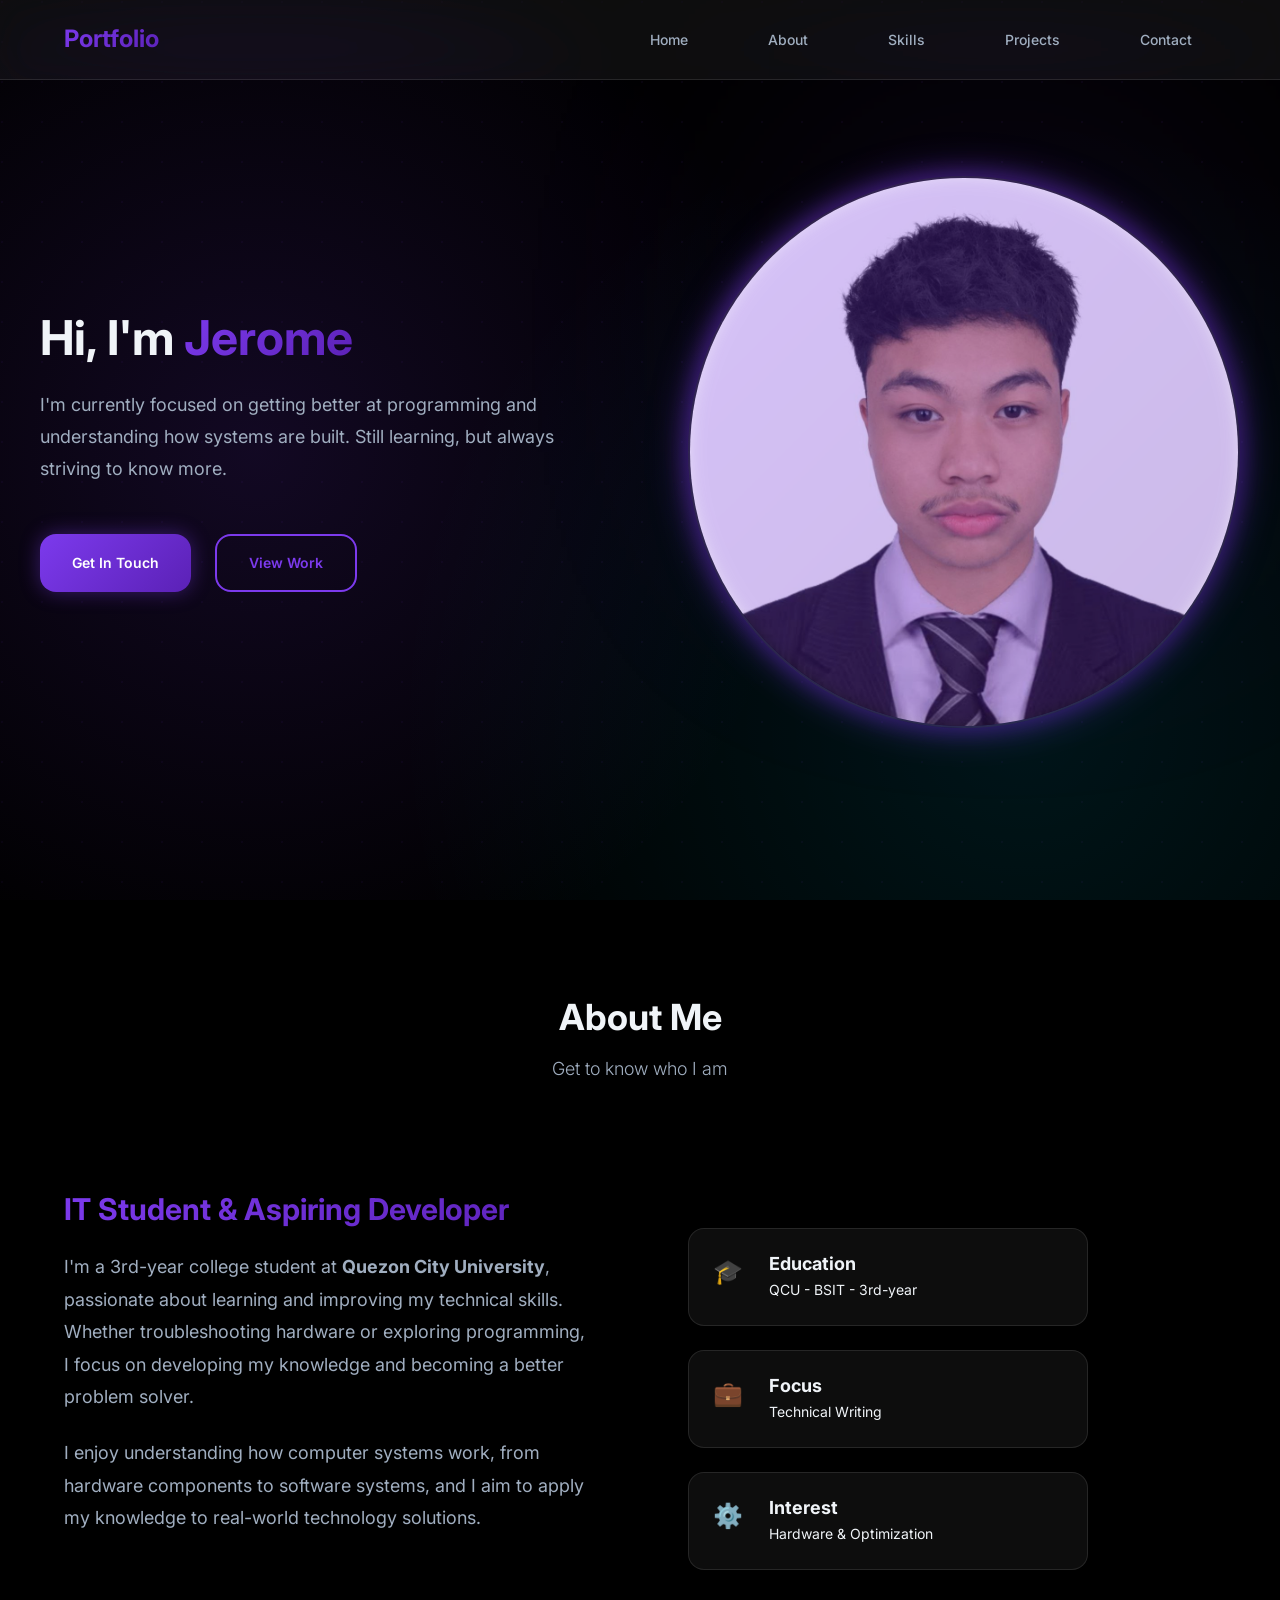
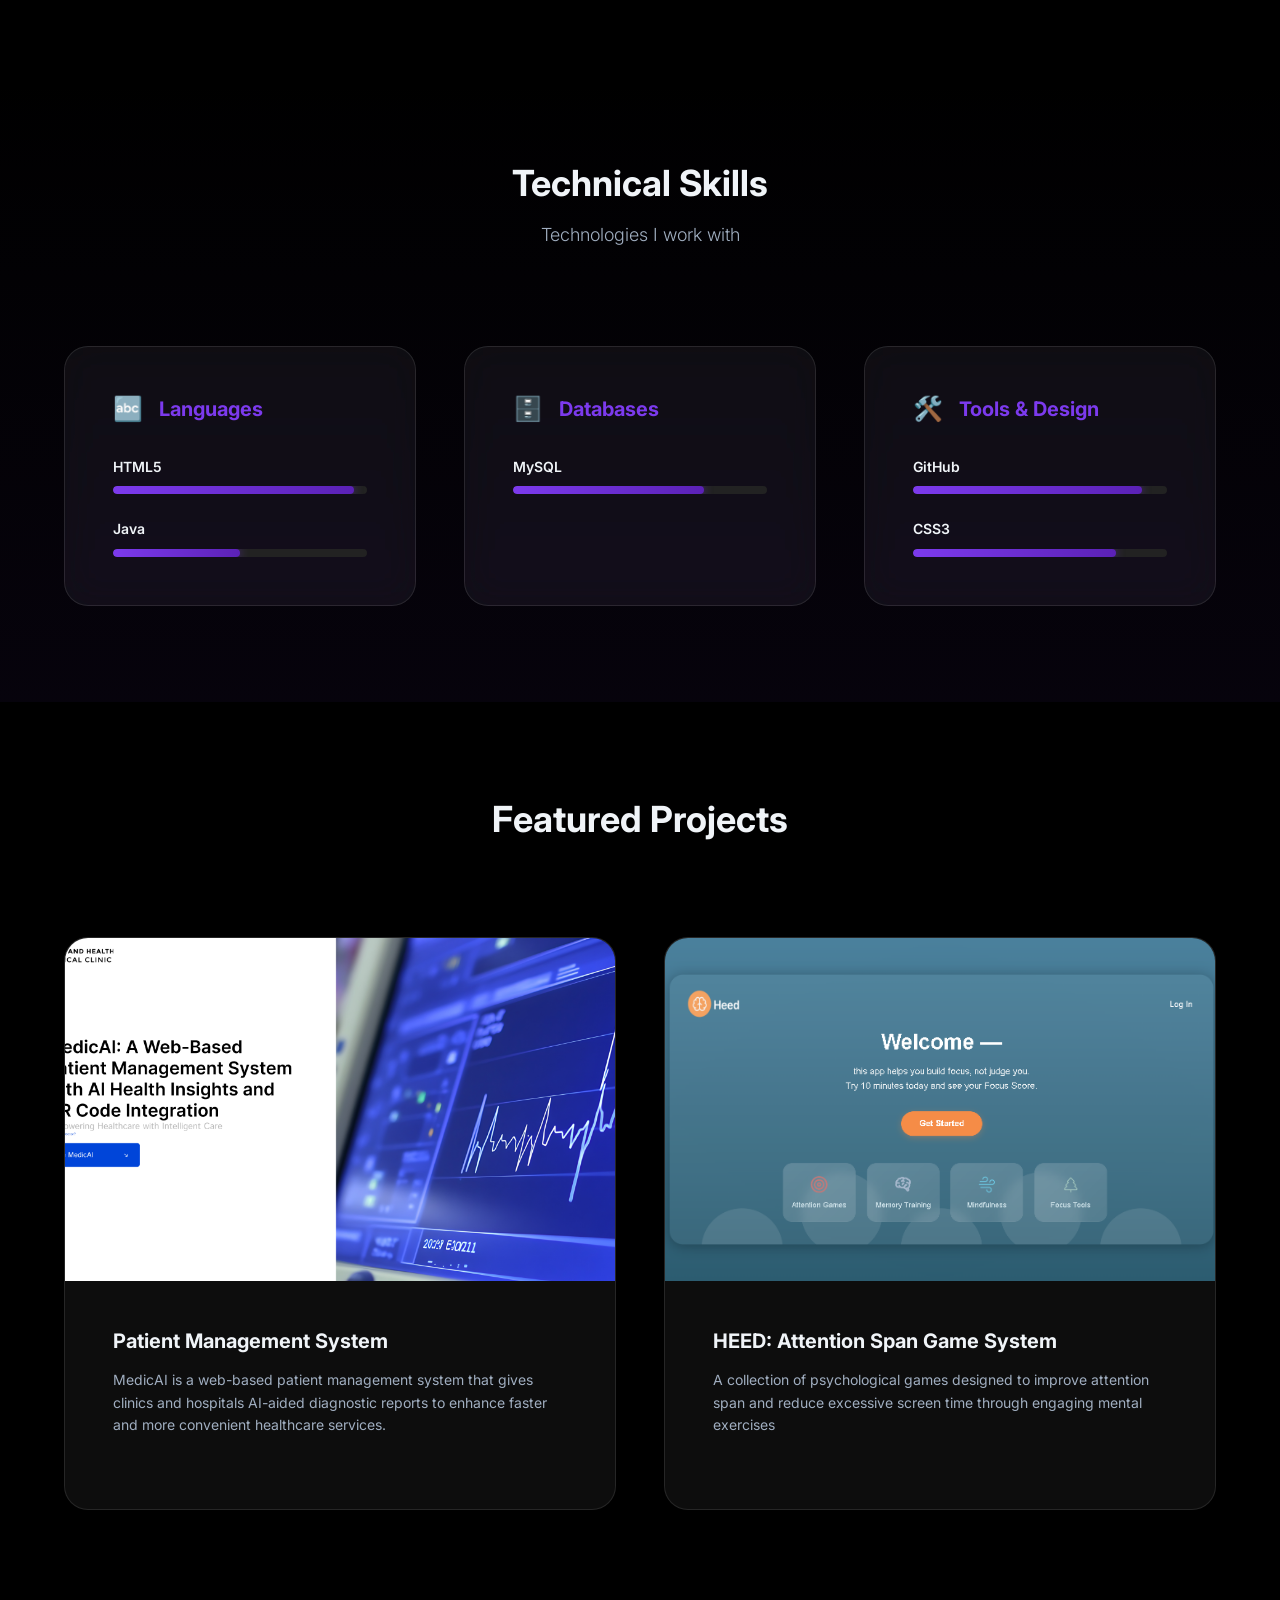
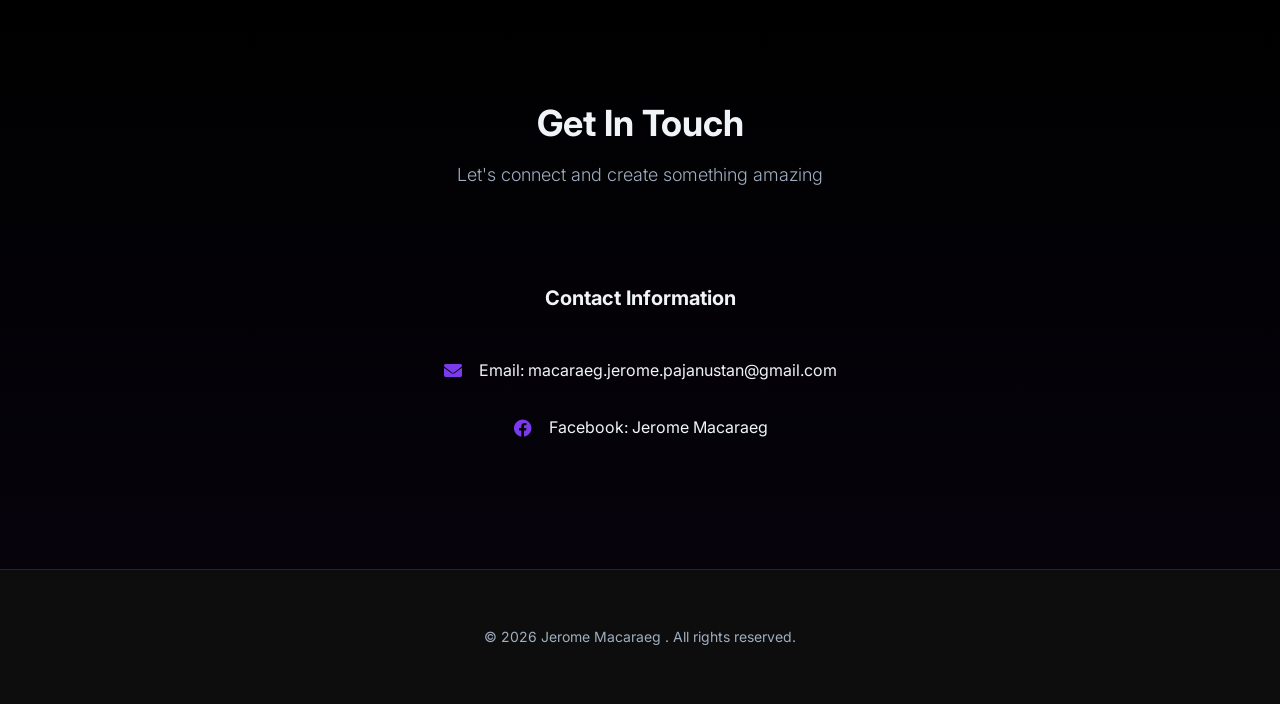
<file: index.html>
<!DOCTYPE html>
<html lang="en">

<head>
    <!-- Meta Tags -->
    <meta charset="UTF-8">
    <meta name="viewport" content="width=device-width, initial-scale=1.0">
    <meta name="description" content="Jerome Macaraeg - Backend Developer & Hardware Enthusiast Portfolio">
    <meta name="theme-color" content="#000000">
    
    <title>Jerome Macaraeg | Portfolio</title>
    
    <!-- Stylesheets -->
    <link rel="stylesheet" href="styles.css">
    
    <!-- Google Fonts -->
    <link href="https://fonts.googleapis.com/css2?family=Inter:wght@300;400;500;600;700&family=Fira+Code:wght@400;600&display=swap" rel="stylesheet">
    
    <!-- Font Awesome -->
    <link rel="stylesheet" href="https://cdnjs.cloudflare.com/ajax/libs/font-awesome/6.0.0/css/all.min.css">
    
    <!-- Script -->
    <script src="script.js" defer></script>
</head>

<body>
    <!-- Navigation Bar -->
    <nav class="navbar" role="navigation">
        <div class="nav-container">
            <div class="nav-brand">
                <a href="#" class="logo">Portfolio
                </a>
            </div>
            
            <!-- Mobile Menu Toggle -->
            <button class="mobile-menu-btn" id="mobileMenuBtn" aria-label="Toggle mobile menu">
                <span></span>
                <span></span>
                <span></span>
            </button>
            
            <!-- Navigation Links -->
            <ul class="nav-menu" id="navMenu">
                <li><a href="#hero" class="nav-link">Home</a></li>
                <li><a href="#about" class="nav-link">About</a></li>
                <li><a href="#skills" class="nav-link">Skills</a></li>
                <li><a href="#projects" class="nav-link">Projects</a></li>
                <li><a href="#contact" class="nav-link">Contact</a></li>
            </ul>
        </div>
    </nav>

    <!-- Hero Section -->
    <header id="hero" class="hero">
        <div class="hero-content">
            <div class="hero-text">
                <h1 class="hero-title">Hi, I'm <span class="gradient-text">Jerome</span></h1>
               
                <p class="hero-description">I'm currently focused on getting better at programming and understanding how systems are built. Still learning, but always striving to know more.</p>
                <div class="hero-buttons">
                    <a href="#contact" class="btn btn-primary">Get In Touch</a>
                    <a href="#projects" class="btn btn-secondary">View Work</a>
                </div>
            </div>
            <div class="hero-image">
                <div class="image-wrapper">
                    <img src="images/towbs.jpg" alt="Jerome Macaraeg Profile Picture" class="profile-image">
                </div>
            </div>
        </div>
     
            <span></span>
        </div>
    </header>

    <!-- About Section -->
    <section id="about" class="section about-section">
        <div class="container">
            <div class="section-header">
                <h2 class="section-title">About Me</h2>
                <p class="section-subtitle">Get to know who I am</p>
            </div>
            
            <div class="about-content">
                <div class="about-text">
                    <h3>IT Student & Aspiring Developer</h3>
                    <p>I'm a 3rd-year college student at <strong>Quezon City University</strong>, passionate about learning and improving my technical skills. Whether troubleshooting hardware or exploring programming, I focus on developing my knowledge and becoming a better problem solver.</p>
                    <p>I enjoy understanding how computer systems work, from hardware components to software systems, and I aim to apply my knowledge to real-world technology solutions.</p>
                </div>
                
                <div class="about-highlights">
                    <div class="highlight-item">
                        <span class="highlight-icon">🎓</span>
                        <div>
                            <h4>Education</h4>
                            <p>QCU - BSIT - 3rd-year</p>
                        </div>
                    </div>
                    <div class="highlight-item">
                        <span class="highlight-icon">💼</span>
                        <div>
                            <h4>Focus</h4>
                            <p>Technical Writing</p>
                        </div>
                    </div>
                    <div class="highlight-item">
                        <span class="highlight-icon">⚙️</span>
                        <div>
                            <h4>Interest</h4>
                            <p>Hardware & Optimization</p>
                        </div>
                    </div>
                </div>
            </div>
        </div>
    </section>

    <!-- Skills Section -->
<section id="skills" class="section skills-section">
    <div class="container">
        <div class="section-header">
            <h2 class="section-title">Technical Skills</h2>
            <p class="section-subtitle">Technologies I work with</p>
        </div>
        
        <div class="skills-grid">
            <div class="skill-category">
                <h3 class="skill-category-title">
                    <span class="category-icon">🔤</span>
                    Languages
                </h3>
                <div class="skill-list">
                    <div class="skill-item">
                        <span class="skill-name">HTML5</span>
                        <div class="skill-bar">
                            <div class="skill-progress" style="width: 95%;"></div>
                        </div>
                    </div>
                    <div class="skill-item">
                        <span class="skill-name">Java</span>
                        <div class="skill-bar">
                            <div class="skill-progress" style="width: 50%;"></div>
                        </div>
                    </div>
                </div>
            </div>
            
            <div class="skill-category">
                <h3 class="skill-category-title">
                    <span class="category-icon">🗄️</span>
                    Databases
                </h3>
                <div class="skill-list">
                    <div class="skill-item">
                        <span class="skill-name">MySQL</span>
                        <div class="skill-bar">
                            <div class="skill-progress" style="width: 75%;"></div>
                        </div>
                    </div>
                </div>
            </div>
            
            <div class="skill-category">
                <h3 class="skill-category-title">
                    <span class="category-icon">🛠️</span>
                    Tools & Design
                </h3>
                <div class="skill-list">
                    <div class="skill-item">
                        <span class="skill-name">GitHub</span>
                        <div class="skill-bar">
                            <div class="skill-progress" style="width: 90%;"></div>
                        </div>
                    </div>
                    <div class="skill-item">
                        <span class="skill-name">CSS3</span>
                        <div class="skill-bar">
                            <div class="skill-progress" style="width: 80%;"></div>
                        </div>
                    </div>
                    </div>
            </div>
        </div>
    </div>
</section>

    <!-- Projects Section -->
    <section id="projects" class="section projects-section">
        <div class="container">
            <div class="section-header">
                <h2 class="section-title">Featured Projects</h2>
            </div>
            
            <div class="projects-grid">
                <!-- Project 1: Patient Management System -->
                <article class="project-card">
                    <div class="project-image-wrapper">
                        <img src="images/MedicAi.png" alt="Patient Management System" class="project-image">
                    </div>
                    <div class="project-content">
                        <h3 class="project-title">Patient Management System</h3>
                        <p class="project-description">MedicAI is a web-based patient management system that gives clinics and hospitals AI-aided diagnostic reports to enhance faster and more convenient healthcare services.</p>

                    </div>
                </article>
                
            
                
                <!-- Project :attention span System -->
                <article class="project-card">
                    <div class="project-image-wrapper">
                        <img src="images/heed.png" alt="Attention Span System" class="project-image">
                    </div>
                    <div class="project-content">
                        <h3 class="project-title">HEED: Attention Span Game System</h3>
                        <p class="project-description">A collection of psychological games designed to improve attention span and reduce excessive screen time through engaging mental exercises</p>
                        
                    </div>
                </article>
                
              
                    </div>
                </article>
            </div>
        </div>
    </section>

    <!-- Contact Section -->
    <!-- Contact Section -->
<!-- Contact Section -->
<section id="contact" class="section contact-section">
    <div class="container">
        <div class="section-header">
            <h2 class="section-title">Get In Touch</h2>
            <p class="section-subtitle">Let's connect and create something amazing</p>
        </div>

        <div class="contact-content">

            <div class="contact-info">
    <h4 class="contact-title">Contact Information</h4>

    <div class="contact-line">
        <i class="fas fa-envelope"></i>
        <span>Email: macaraeg.jerome.pajanustan@gmail.com</span>
    </div>

    <div class="contact-line">
        <i class="fab fa-facebook"></i>
        <span>Facebook: Jerome Macaraeg</span>
    </div>
</div>

        </div>
    </div>
</section>

    <!-- Footer -->
    <footer class="footer">
        <div class="container">
            <div class="footer-content">
                <p>&copy; 2026 Jerome Macaraeg
                    . All rights reserved.</p>
            </div>
        </div>
    </footer>

        </div>
    </div>
</body>

</html>
</file>
<file: styles.css>
/* ==========================================
   ROOT VARIABLES & GLOBAL STYLES
   ========================================== */

:root {
    /* Colors */
    --color-bg-primary: #000000;
    --color-bg-secondary: #111111;
    --color-bg-tertiary: #222222;
    
    --color-text-primary: #f0f4f8;
    --color-text-secondary: #a0aec0;
    --color-text-tertiary: #718096;
    
    --color-accent-primary: #7c3aed; /* deep purple */
    --color-accent-secondary: #5b21b6; /* darker purple */
    --color-accent-tertiary: #c084fc; /* light purple */
    
    --color-success: #10b981;
    --color-warning: #f59e0b;
    --color-error: #ef4444;
    
    /* Typography */
    --font-family-primary: 'Inter', -apple-system, BlinkMacSystemFont, 'Segoe UI', sans-serif;
    --font-family-mono: 'Fira Code', monospace;
    
    --font-size-xs: 0.75rem;
    --font-size-sm: 0.875rem;
    --font-size-base: 1rem;
    --font-size-lg: 1.125rem;
    --font-size-xl: 1.25rem;
    --font-size-2xl: 1.5rem;
    --font-size-3xl: 1.875rem;
    --font-size-4xl: 2.25rem;
    --font-size-5xl: 3rem;
    
    --font-weight-light: 300;
    --font-weight-regular: 400;
    --font-weight-medium: 500;
    --font-weight-semibold: 600;
    --font-weight-bold: 700;
    
    /* Spacing */
    --spacing-xs: 0.25rem;
    --spacing-sm: 0.5rem;
    --spacing-md: 1rem;
    --spacing-lg: 1.5rem;
    --spacing-xl: 2rem;
    --spacing-2xl: 3rem;
    --spacing-3xl: 4rem;
    --spacing-4xl: 6rem;
    
    /* Border Radius */
    --radius-sm: 0.375rem;
    --radius-md: 0.5rem;
    --radius-lg: 1rem;
    --radius-xl: 1.5rem;
    --radius-full: 9999px;
    
    /* Transitions */
    --transition-fast: 150ms cubic-bezier(0.4, 0, 0.2, 1);
    --transition-base: 250ms cubic-bezier(0.4, 0, 0.2, 1);
    --transition-slow: 400ms cubic-bezier(0.4, 0, 0.2, 1);
    
    /* Z-index */
    --z-dropdown: 1000;
    --z-sticky: 1020;
    --z-fixed: 1030;
    --z-modal-backdrop: 1040;
    --z-modal: 1050;
    
    /* Effects */
    --shadow-sm: 0 1px 2px 0 rgba(0, 0, 0, 0.05);
    --shadow-md: 0 4px 6px -1px rgba(0, 0, 0, 0.1), 0 2px 4px -1px rgba(0, 0, 0, 0.06);
    --shadow-lg: 0 10px 15px -3px rgba(0, 0, 0, 0.1), 0 4px 6px -2px rgba(0, 0, 0, 0.05);
    --shadow-xl: 0 20px 25px -5px rgba(0, 0, 0, 0.1), 0 10px 10px -5px rgba(0, 0, 0, 0.04);
    
    /* Glassmorphism */
    --glass-bg: rgba(255, 255, 255, 0.05);
    --glass-border: rgba(255, 255, 255, 0.1);
    --glass-backdrop: blur(20px) saturate(180%);
}

/* Reset & Base Styles */
* {
    margin: 0;
    padding: 0;
    box-sizing: border-box;
}

html {
    scroll-behavior: smooth;
    scroll-padding-top: 80px;
}

body {
    font-family: var(--font-family-primary);
    font-size: var(--font-size-base);
    font-weight: var(--font-weight-regular);
    color: var(--color-text-primary);
    background-color: var(--color-bg-primary);
    line-height: 1.6;
    overflow-x: hidden;
    position: relative;
}

/* Background Effects */
body::before {
    content: '';
    position: fixed;
    top: 0;
    left: 0;
    width: 100%;
    height: 100%;
    background: 
        radial-gradient(circle at 20% 50%, rgba(124, 58, 237, 0.15) 0%, transparent 50%),
        radial-gradient(circle at 80% 80%, rgba(0, 217, 255, 0.1) 0%, transparent 50%);
    pointer-events: none;
    z-index: -1;
}

/* Utility Classes */
.container {
    max-width: 1200px;
    margin: 0 auto;
    padding: 0 var(--spacing-lg);
}

/* ==========================================
   NAVIGATION BAR
   ========================================== */

.navbar {
    position: fixed;
    top: 0;
    left: 0;
    right: 0;
    height: 80px;
    background: var(--glass-bg);
    backdrop-filter: var(--glass-backdrop);
    border-bottom: 1px solid var(--glass-border);
    z-index: var(--z-fixed);
    transition: all var(--transition-base);
}

.navbar.scrolled {
    background: rgba(15, 23, 42, 0.8);
    box-shadow: var(--shadow-lg);
}

.nav-container {
    max-width: 1200px;
    margin: 0 auto;
    padding: 0 var(--spacing-lg);
    height: 100%;
    display: flex;
    align-items: center;
    justify-content: space-between;
}

.nav-brand {
    display: flex;
    align-items: center;
    gap: var(--spacing-md);
}

.logo {
    font-size: var(--font-size-2xl);
    font-weight: var(--font-weight-bold);
    background: linear-gradient(135deg, var(--color-accent-primary) 0%, var(--color-accent-secondary) 100%);
    -webkit-background-clip: text;
    -webkit-text-fill-color: transparent;
    background-clip: text;
    text-decoration: none;
    cursor: pointer;
    transition: all var(--transition-base);
}

.logo:hover {
    transform: scale(1.05);
}

.nav-menu {
    display: flex;
    list-style: none;
    gap: var(--spacing-xl);
    align-items: center;
}

.nav-link {
    color: var(--color-text-secondary);
    text-decoration: none;
    font-size: var(--font-size-sm);
    font-weight: var(--font-weight-medium);
    padding: var(--spacing-md) var(--spacing-lg);
    border-radius: var(--radius-md);
    transition: all var(--transition-base);
    position: relative;
}

.nav-link::before {
    content: '';
    position: absolute;
    bottom: 0;
    left: 0;
    width: 0;
    height: 2px;
    background: var(--color-accent-primary);
    transition: width var(--transition-base);
}

.nav-link:hover,
.nav-link.active {
    color: var(--color-accent-primary);
}

.nav-link:hover::before,
.nav-link.active::before {
    width: 100%;
}

/* Mobile Menu Toggle */
.mobile-menu-btn {
    display: none;
    flex-direction: column;
    background: none;
    border: none;
    cursor: pointer;
    gap: var(--spacing-xs);
    padding: var(--spacing-md);
}

.mobile-menu-btn span {
    width: 25px;
    height: 2px;
    background: var(--color-accent-primary);
    border-radius: var(--radius-full);
    transition: all var(--transition-base);
}

.mobile-menu-btn.active span:nth-child(1) {
    transform: rotate(45deg) translate(10px, 10px);
}

.mobile-menu-btn.active span:nth-child(2) {
    opacity: 0;
}

.mobile-menu-btn.active span:nth-child(3) {
    transform: rotate(-45deg) translate(7px, -7px);
}

/* ==========================================
   BUTTONS
   ========================================== */

.btn {
    display: inline-block;
    padding: var(--spacing-md) var(--spacing-xl);
    border: none;
    border-radius: var(--radius-lg);
    font-family: var(--font-family-primary);
    font-size: var(--font-size-sm);
    font-weight: var(--font-weight-semibold);
    cursor: pointer;
    text-decoration: none;
    transition: all var(--transition-base);
    position: relative;
    overflow: hidden;
    text-align: center;
    display: inline-flex;
    align-items: center;
    justify-content: center;
    gap: var(--spacing-md);
}

.btn::before {
    content: '';
    position: absolute;
    top: 0;
    left: -100%;
    width: 100%;
    height: 100%;
    background: rgba(255, 255, 255, 0.1);
    transition: left var(--transition-base);
    z-index: -1;
}

.btn:hover::before {
    left: 100%;
}

.btn-primary {
    background: linear-gradient(135deg, var(--color-accent-primary) 0%, var(--color-accent-secondary) 100%);
    color: white;
    box-shadow: 0 0 20px rgba(124, 58, 237, 0.4);
}

.btn-primary:hover {
    transform: translateY(-2px);
    box-shadow: 0 0 30px rgba(124, 58, 237, 0.6);
}

.btn-secondary {
    background: transparent;
    color: var(--color-accent-primary);
    border: 2px solid var(--color-accent-primary);
}

.btn-secondary:hover {
    background: var(--color-accent-primary);
    color: var(--color-bg-primary);
    transform: translateY(-2px);
}

.btn-sm {
    padding: var(--spacing-sm) var(--spacing-md);
    font-size: var(--font-size-xs);
}

/* ==========================================
   TYPOGRAPHY
   ========================================== */

h1, h2, h3, h4, h5, h6 {
    font-weight: var(--font-weight-bold);
    line-height: 1.2;
    color: var(--color-text-primary);
}

h1 { font-size: var(--font-size-5xl); }
h2 { font-size: var(--font-size-4xl); }
h3 { font-size: var(--font-size-3xl); }
h4 { font-size: var(--font-size-2xl); }

.gradient-text {
    background: linear-gradient(135deg, var(--color-accent-primary) 0%, var(--color-accent-secondary) 100%);
    -webkit-background-clip: text;
    -webkit-text-fill-color: transparent;
    background-clip: text;
    animation: gradientShift 6s ease infinite;
}

@keyframes gradientShift {
    0%, 100% { 
        filter: hue-rotate(0deg);
    }
    50% { 
        filter: hue-rotate(10deg);
    }
}

.section-header {
    margin-bottom: var(--spacing-4xl);
    text-align: center;
}

.section-title {
    font-size: var(--font-size-4xl);
    margin-bottom: var(--spacing-md);
    color: var(--color-text-primary);
}

.section-subtitle {
    font-size: var(--font-size-lg);
    color: var(--color-text-secondary);
    font-weight: var(--font-weight-light);
}

/* ==========================================
   HERO SECTION
   ========================================== */

.hero {
    min-height: 100vh;
    display: flex;
    align-items: center;
    justify-content: center;
    padding: var(--spacing-4xl) var(--spacing-lg);
    padding-top: 100px;
    position: relative;
    overflow: hidden;
    background-image: radial-gradient(circle at 2px 2px, rgba(124, 58, 237, 0.05) 1px, transparent 0);
    background-size: 40px 40px;
}
   
    .hero::after {
    content: '';
    position: absolute;
    top: 20%;
    right: 10%;
    width: 300px;
    height: 300px;
    background: var(--color-accent-primary);
    filter: blur(150px);
    opacity: 0.2;
    z-index: -1;
    animation: pulseGlow 8s infinite alternate;
}

@keyframes pulseGlow {
    0% { transform: scale(1) translate(0, 0); }
    100% { transform: scale(1.2) translate(-20px, 20px); }
}


.hero-content {
    max-width: 1200px;
    display: grid;
    grid-template-columns: 1fr 1fr;
    gap: var(--spacing-4xl);
    align-items: center;
    width: 100%;
}

.hero-text {
    animation: fadeInUp 0.8s ease;
}

.hero-title {
    font-size: var(--font-size-5xl);
    margin-bottom: var(--spacing-lg);
    line-height: 1.1;
}

.hero-subtitle {
    font-size: var(--font-size-2xl);
    color: var(--color-accent-primary);
    margin-bottom: var(--spacing-md);
    font-weight: var(--font-weight-semibold);
}

.hero-description {
    font-size: var(--font-size-lg);
    color: var(--color-text-secondary);
    margin-bottom: var(--spacing-2xl);
    line-height: 1.8;
}

.hero-buttons {
    display: flex;
    gap: var(--spacing-lg);
    flex-wrap: wrap;
}

.hero-image {
    animation: fadeInUp 0.8s ease 0.2s both;
}

.image-wrapper {
    position: relative;
    width: 100%;
    aspect-ratio: 1;
    display: flex;
    align-items: center;
    justify-content: center;
}

.profile-image {
    width: 100%;
    height: 100%;
    border-radius: 50%;
    object-fit: cover;
    border: 2px solid var(--glass-border);
    box-shadow: 0 0 40px rgba(124,58,237,0.4);
    animation: float 3s ease-in-out infinite;
}

.image-wrapper::before {
    content: '';
    position: absolute;
    inset: -5px;
    border-radius: 50%;
    background: linear-gradient(135deg, var(--color-accent-primary), var(--color-accent-secondary));
    opacity: 0.3;
    filter: blur(10px);
    animation: glow 3s ease-in-out infinite;
}

@keyframes float {
    0%, 100% { transform: translateY(0); }
    50% { transform: translateY(-20px); }
}

@keyframes glow {
    0%, 100% { opacity: 0.3; }
    50% { opacity: 0.6; }
}

@keyframes fadeInUp {
    from {
        opacity: 0;
        transform: translateY(30px);
    }
    to {
        opacity: 1;
        transform: translateY(0);
    }
}

.scroll-indicator {
    position: absolute;
    bottom: var(--spacing-xl);
    left: 50%;
    transform: translateX(-50%);
}

.scroll-indicator span {
    display: block;
    width: 2px;
    height: 20px;
    background: var(--color-accent-primary);
    border-radius: var(--radius-full);
    animation: scrollBounce 2s infinite;
}

@keyframes scrollBounce {
    0%, 20% { transform: translateY(0); }
    50% { transform: translateY(10px); }
    100% { transform: translateY(0); }
}

/* ==========================================
   SECTIONS
   ========================================== */

.section {
    padding: var(--spacing-4xl) var(--spacing-lg);
    position: relative;
    overflow: hidden;
}

.section:nth-child(even) {
    background: linear-gradient(180deg, transparent, rgba(124, 58, 237, 0.05));
}

/* ==========================================
   ABOUT SECTION
   ========================================== */

.about-section {
    padding-top: var(--spacing-4xl);
}

.about-content {
    display: grid;
    grid-template-columns: 1fr 1fr;
    gap: var(--spacing-4xl);
    align-items: center;
    margin-top: var(--spacing-3xl);
}

.about-text h3 {
    font-size: var(--font-size-3xl);
    margin-bottom: var(--spacing-lg);
    background: linear-gradient(135deg, var(--color-accent-primary), var(--color-accent-secondary));
    -webkit-background-clip: text;
    -webkit-text-fill-color: transparent;
    background-clip: text;
}

.about-text p {
    color: var(--color-text-secondary);
    margin-bottom: var(--spacing-lg);
    line-height: 1.8;
    font-size: var(--font-size-lg);
}

.about-highlights {
    display: flex;
    flex-direction: column;
    gap: var(--spacing-lg);
    margin-top: var(--spacing-2xl);
    max-width: 400px;
}

.highlight-item {
    display: flex;
    gap: var(--spacing-md);
    align-items: flex-start;
    padding: var(--spacing-lg);
    background: var(--glass-bg);
    border: 1px solid var(--glass-border);
    border-radius: var(--radius-lg);
    backdrop-filter: var(--glass-backdrop);
    transition: all var(--transition-base);
    text-align: left;
}

.highlight-item:hover {
    background: rgba(124, 58, 237, 0.1);
    border-color: var(--color-accent-primary);
    transform: translateY(-4px);
}

.highlight-icon {
    font-size: var(--font-size-2xl);
    min-width: 40px;

}

.highlight-item h4 {
    font-size: var(--font-size-lg);
    margin-bottom: var(--spacing-xs);
}

.highlight-item p {
    font-size: var(--font-size-sm);
    margin: 0;
}

.about-features {
    display: grid;
    grid-template-columns: repeat(auto-fit, minmax(200px, 1fr));
    gap: var(--spacing-lg);
}

.feature-card {
    padding: var(--spacing-2xl);
    background: var(--glass-bg);
    border: 1px solid var(--glass-border);
    border-radius: var(--radius-xl);
    backdrop-filter: var(--glass-backdrop);
    transition: all var(--transition-base);
    text-align: center;
}

.feature-card:hover {
    background: rgba(124,58,237,0.05);
    border-color: var(--color-accent-primary);
    transform: translateY(-8px);
    box-shadow: 0 0 30px rgba(124,58,237,0.2);
}

.feature-icon {
    font-size: var(--font-size-4xl);
    margin-bottom: var(--spacing-lg);
    display: block;
}

.feature-card h4 {
    margin-bottom: var(--spacing-md);
    font-size: var(--font-size-lg);
}

.feature-card p {
    color: var(--color-text-secondary);
    font-size: var(--font-size-sm);
    margin: 0;
}

/* ==========================================
   SKILLS SECTION
   ========================================== */

.skills-section {
    padding-bottom: var(--spacing-4xl);
}

.skills-grid {
    display: grid;
    grid-template-columns: repeat(auto-fit, minmax(300px, 1fr));
    gap: var(--spacing-2xl);
    margin-top: var(--spacing-3xl);
}

.skill-category {
    background: var(--glass-bg);
    border: 1px solid var(--glass-border);
    border-radius: var(--radius-xl);
    padding: var(--spacing-2xl);
    backdrop-filter: var(--glass-backdrop);
    transition: all var(--transition-base);
}

.skill-category:hover {
    background: rgba(124, 58, 237, 0.1);
    border-color: var(--color-accent-primary);
    transform: translateY(-8px);
}

.skill-category-title {
    display: flex;
    align-items: center;
    gap: var(--spacing-md);
    font-size: var(--font-size-xl);
    margin-bottom: var(--spacing-xl);
    color: var(--color-accent-primary);
}

.category-icon {
    font-size: var(--font-size-2xl);
}

.skill-list {
    display: flex;
    flex-direction: column;
    gap: var(--spacing-lg);
}

.skill-item {
    display: flex;
    flex-direction: column;
    gap: var(--spacing-sm);
}

.skill-name {
    font-weight: var(--font-weight-semibold);
    color: var(--color-text-primary);
    font-size: var(--font-size-sm);
}

.skill-bar {
    height: 8px;
    background: var(--color-bg-tertiary);
    border-radius: var(--radius-full);
    overflow: hidden;
    position: relative;
}

.skill-progress {
    height: 100%;
    background: linear-gradient(90deg, var(--color-accent-primary), var(--color-accent-secondary));
    border-radius: var(--radius-full);
    animation: progressFill 0.8s ease-out;
    box-shadow: 0 0 10px rgba(124,58,237,0.5);
}

@keyframes progressFill {
    from { width: 0; }
}

/* ==========================================
   PROJECTS SECTION
   ========================================== */

.projects-grid {
    display: grid;
    grid-template-columns: repeat(auto-fit, minmax(280px, 1fr));
    gap: var(--spacing-2xl);
    margin-top: var(--spacing-3xl);
}

.project-card {
    background: var(--glass-bg);
    border: 1px solid var(--glass-border);
    border-radius: var(--radius-xl);
    overflow: hidden;
    backdrop-filter: var(--glass-backdrop);
    transition: all var(--transition-base);
    display: flex;
    flex-direction: column;
    height: 100%;
}

.project-card:hover {
    border-color: var(--color-accent-primary);
    transform: translateY(-12px);
    box-shadow: 0 0 40px rgba(124,58,237,0.2);
}

.project-image-wrapper {
    position: relative;
    overflow: hidden;
    aspect-ratio: 16 / 10;
}

.project-image {
    width: 100%;
    height: 100%;
    object-fit: cover;
    transition: transform var(--transition-slow);
}

.project-card:hover .project-image {
    transform: scale(1.1);
}

.project-overlay {
    position: absolute;
    inset: 0;
    background: rgba(0, 0, 0, 0.7);
    display: flex;
    align-items: center;
    justify-content: center;
    opacity: 0;
    transition: opacity var(--transition-base);
}

.project-card:hover .project-overlay {
    opacity: 1;
}

.project-btn {
    padding: var(--spacing-md) var(--spacing-xl);
    background: linear-gradient(135deg, var(--color-accent-primary), var(--color-accent-secondary));
    color: white;
    border: none;
    border-radius: var(--radius-lg);
    font-weight: var(--font-weight-semibold);
    cursor: pointer;
    transition: all var(--transition-base);
}

.project-btn:hover {
    transform: scale(1.05);
}

.project-content {
    padding: var(--spacing-2xl);
    display: flex;
    flex-direction: column;
    flex-grow: 1;
}

.project-title {
    font-size: var(--font-size-xl);
    margin-bottom: var(--spacing-md);
    color: var(--color-text-primary);
}

.project-description {
    color: var(--color-text-secondary);
    font-size: var(--font-size-sm);
    margin-bottom: var(--spacing-lg);
    flex-grow: 1;
}

.project-tags {
    display: flex;
    gap: var(--spacing-sm);
    flex-wrap: wrap;
}

.tag {
    display: inline-block;
    padding: var(--spacing-xs) var(--spacing-md);
    background: rgba(124, 58, 237, 0.2);
    color: var(--color-accent-primary);
    border-radius: var(--radius-md);
    font-size: var(--font-size-xs);
    border: 1px solid rgba(124, 58, 237, 0.5);
    transition: all var(--transition-base);
}

.tag:hover {
    background: rgba(124, 58, 237, 0.4);
    border-color: var(--color-accent-primary);
}

/* Gallery Styles */
.project-gallery {
    width: 100%;
    height: 100%;
    display: flex;
    flex-direction: column;
    justify-content: center;
}

.gallery-container {
    position: relative;
    width: 100%;
    height: 100%;
    display: flex;
    align-items: center;
    justify-content: center;
    background: var(--color-bg-tertiary);
}

.gallery-image {
    width: 100%;
    height: 100%;
    object-fit: contain;
    animation: fadeIn var(--transition-base);
}

@keyframes fadeIn {
    from { opacity: 0; }
    to { opacity: 1; }
}

.gallery-controls {
    position: absolute;
    bottom: var(--spacing-lg);
    left: 50%;
    transform: translateX(-50%);
    display: flex;
    align-items: center;
    gap: var(--spacing-lg);
    background: rgba(0, 0, 0, 0.6);
    padding: var(--spacing-md) var(--spacing-xl);
    border-radius: var(--radius-full);
    backdrop-filter: blur(10px);
}

.gallery-btn {
    background: var(--color-accent-primary);
    color: var(--color-bg-primary);
    border: none;
    width: 32px;
    height: 32px;
    border-radius: var(--radius-md);
    cursor: pointer;
    display: flex;
    align-items: center;
    justify-content: center;
    font-weight: var(--font-weight-bold);
    transition: all var(--transition-base);
}

.gallery-btn:hover {
    transform: scale(1.1);
    background: var(--color-accent-secondary);
}

.gallery-counter {
    color: var(--color-text-primary);
    font-size: var(--font-size-sm);
    font-weight: var(--font-weight-semibold);
    min-width: 40px;
    text-align: center;
}

/* ==========================================
   CONTACT SECTION
   ========================================== */

.contact-content h4 {
    margin-bottom: var(--spacing-2xl); /* Uses your existing variable system */
    color: var(--color-text-primary);
    font-size: var(--font-size-xl);
}

/* This centers the entire block */
.contact-info {
    text-align: center;
    display: flex;
    flex-direction: column;
    align-items: center; 
    justify-content: center;
}

/* This centers the icon and the text inside the line */
.contact-line {
    display: flex;
    align-items: center;
    justify-content: center; 
    gap: var(--spacing-md);
    margin-bottom: var(--spacing-xl);
    font-size: var(--font-size-base);
    color: var(--color-text-primary);
}

.contact-line i {
    font-size: var(--font-size-lg);
    color: var(--color-accent-primary);
    min-width: 20px;
}

.contact-line a {
    color: var(--color-accent-primary);
    text-decoration: none;
    transition: all var(--transition-base);
}

.contact-line a:hover {
    text-decoration: underline;
}

/* Contact Form */
.contact-form {
    display: flex;
    flex-direction: column;
    gap: var(--spacing-lg);
}

.form-group {
    display: flex;
    flex-direction: column;
    gap: var(--spacing-sm);
}

.form-input {
    padding: var(--spacing-md) var(--spacing-lg);
    background: var(--glass-bg);
    border: 1px solid var(--glass-border);
    border-radius: var(--radius-lg);
    color: var(--color-text-primary);
    font-family: var(--font-family-primary);
    font-size: var(--font-size-base);
    transition: all var(--transition-base);
    backdrop-filter: var(--glass-backdrop);
}

.form-input:focus {
    outline: none;
    background: rgba(124, 58, 237, 0.1);
    border-color: var(--color-accent-primary);
    box-shadow: 0 0 20px rgba(124, 58, 237, 0.3);
}

.form-textarea {
    resize: none; 
    min-height: 120px;
    font-family: var(--font-family-primary);
}

.form-input::placeholder {
    color: var(--color-text-tertiary);
}

.form-message {
    padding: var(--spacing-md);
    border-radius: var(--radius-lg);
    font-size: var(--font-size-sm);
    display: none;
}

.form-message.success {
    display: block;
    background: rgba(16, 185, 129, 0.2);
    color: var(--color-success);
    border: 1px solid var(--color-success);
}

.form-message.error {
    display: block;
    background: rgba(239, 68, 68, 0.2);
    color: var(--color-error);
    border: 1px solid var(--color-error);
}

/* ==========================================
   FOOTER
   ========================================== */

.footer {
    background: var(--glass-bg);
    border-top: 1px solid var(--glass-border);
    padding: var(--spacing-2xl) var(--spacing-lg);
    text-align: center;
    color: var(--color-text-secondary);
    backdrop-filter: var(--glass-backdrop);
}

.footer-content {
    max-width: 1200px;
    margin: 0 auto;
}

.footer-content p {
    margin: var(--spacing-sm) 0;
    font-size: var(--font-size-sm);
}

.heart {
    animation: heartBeat 1.2s ease-in-out infinite;
    display: inline-block;
}

@keyframes heartBeat {
    0%, 100% { transform: scale(1); }
    25% { transform: scale(1.3); }
    50% { transform: scale(1); }
}



/* Landscape Mobile */
@media (max-height: 600px) and (orientation: landscape) {
    .hero {
        min-height: auto;
        padding-top: 100px;
        padding-bottom: var(--spacing-2xl);
    }
    
    .scroll-indicator {
        display: none;
    }
}

/* Print Styles */
@media print {
    .navbar,
    .scroll-indicator,
    .modal {
        display: none;
    }
    
    body {
        background: white;
        color: black;
    }
    
    .section {
        page-break-inside: avoid;
    }
}
</file>
